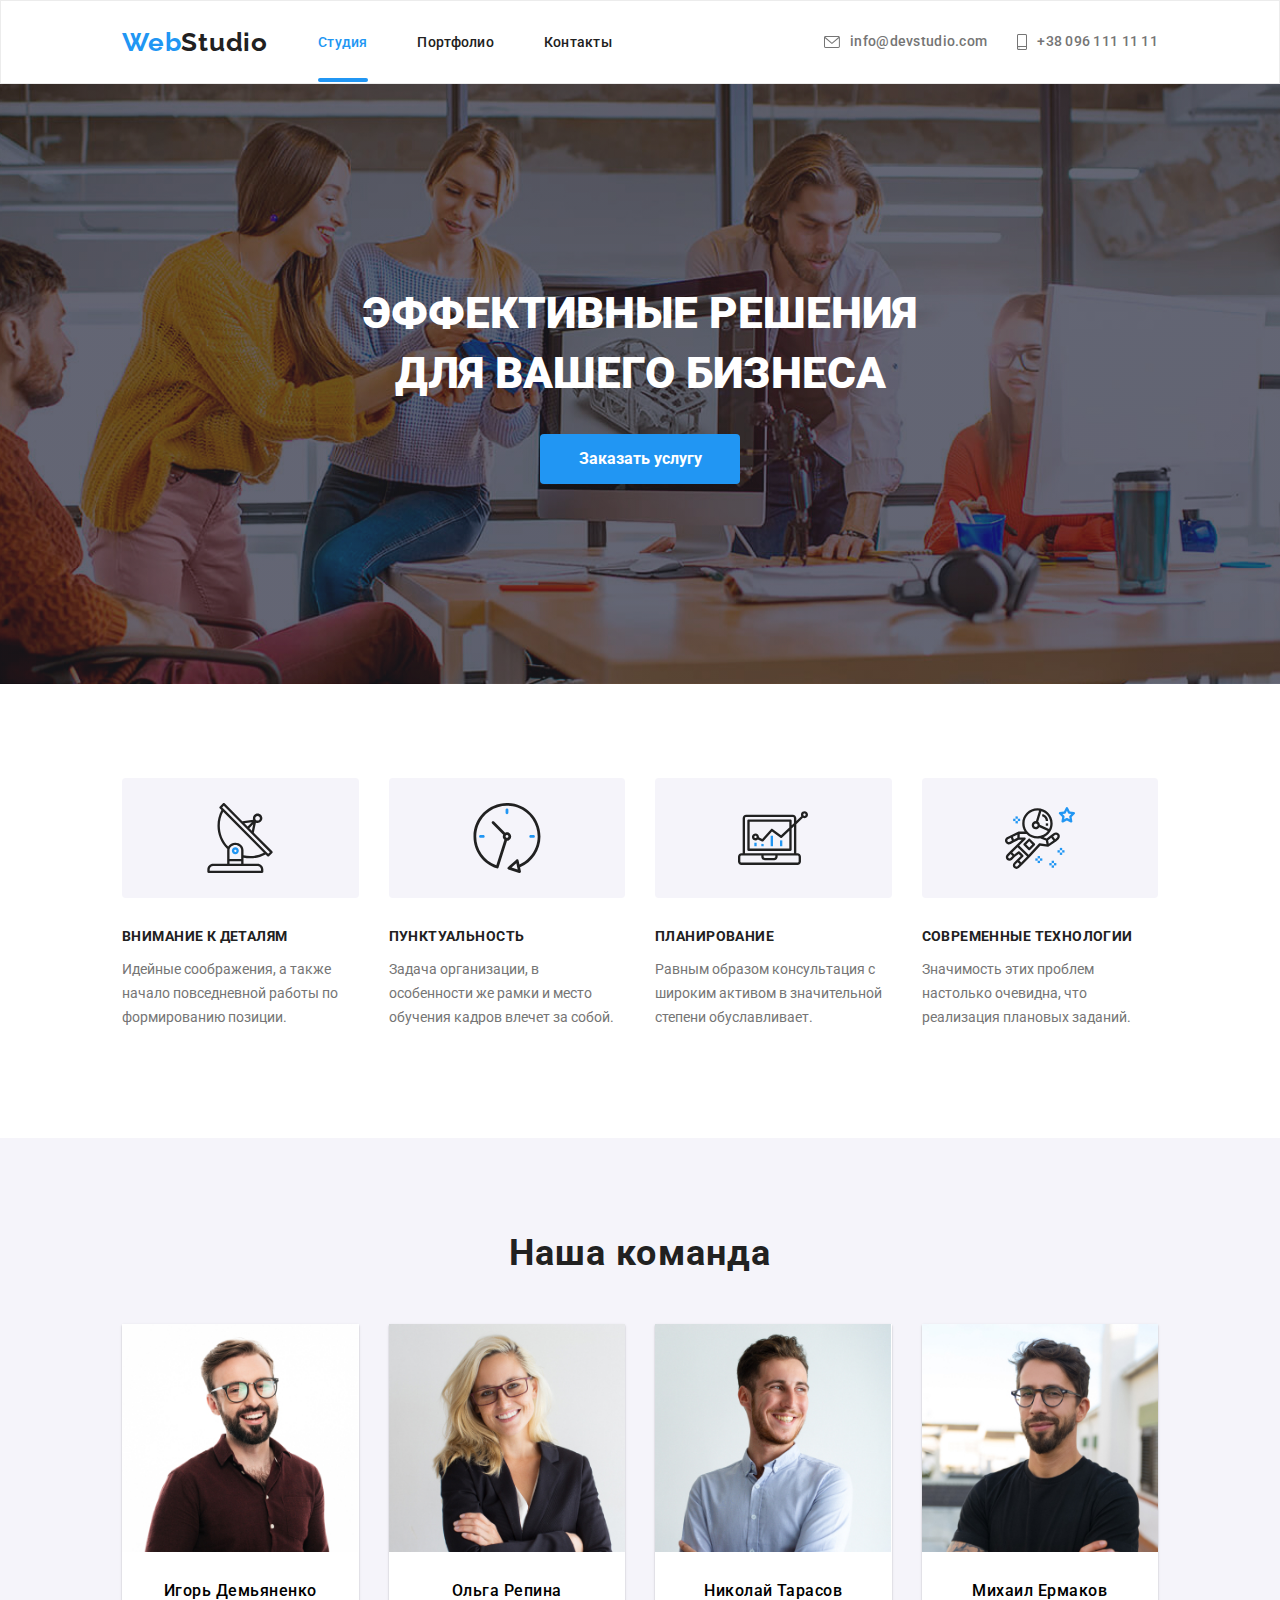
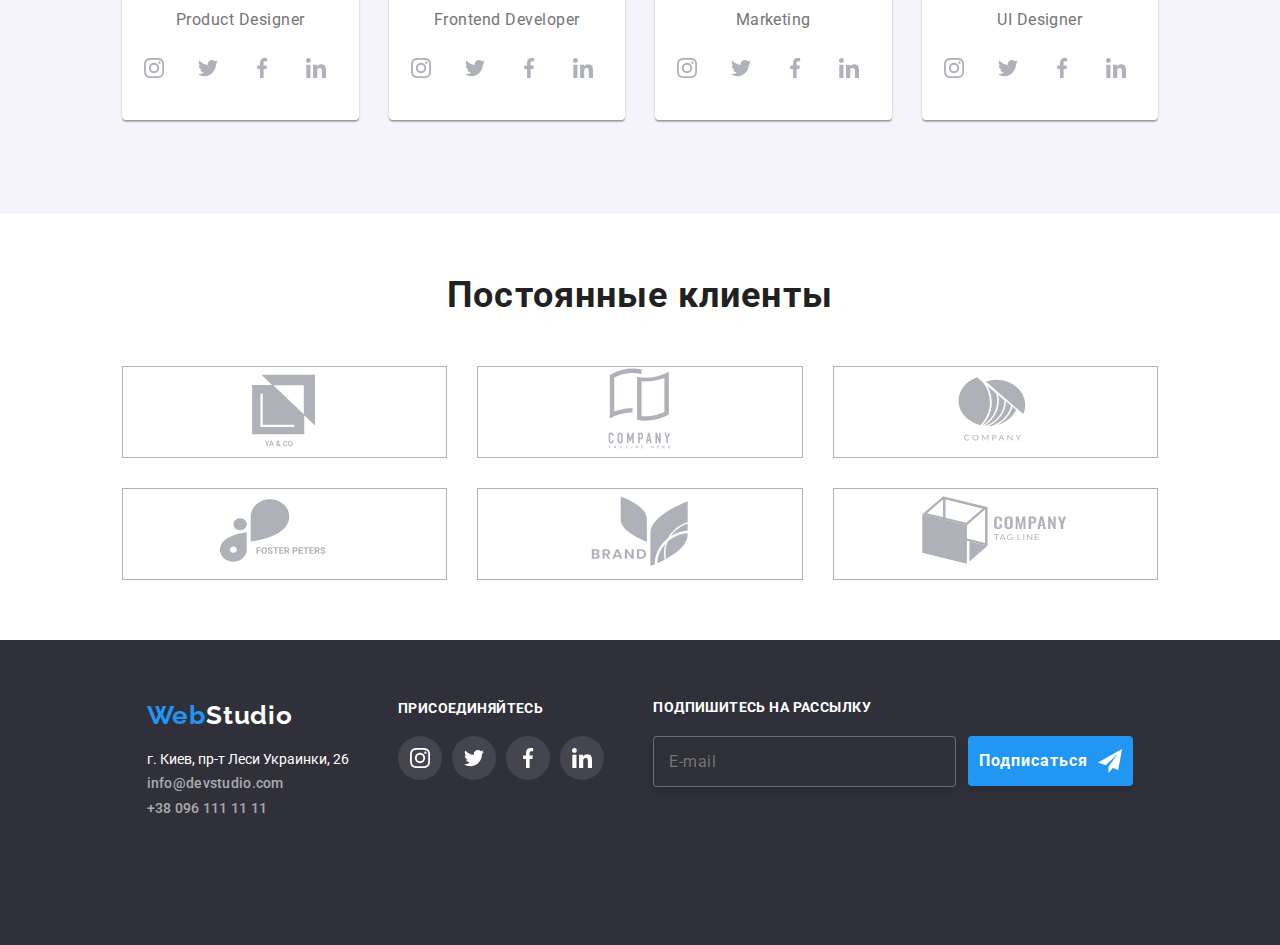
<file: index.html>
<!DOCTYPE html>
<html lang="ru">
  <head>
    <meta charset="UTF-8" />
    <meta http-equiv="X-UA-Compatible" content="IE=edge" />
    <meta name="viewport" content="width=device-width, initial-scale=1.0" />
    <title>Studio</title>

    <link
      rel="stylesheet"
      href="https://cdnjs.cloudflare.com/ajax/libs/modern-normalize/1.1.0/modern-normalize.min.css"
    />

    <link rel="preconnect" href="https://fonts.gstatic.com" />
    <link
      href="https://fonts.googleapis.com/css2?family=Raleway:wght@700&family=Roboto:wght@400;500;700;900&display=swap"
      rel="stylesheet"
    />
    <link rel="stylesheet" href="./css/main.min.css" />
  </head>
  <body>
    <header class="page-header">
      <div class="container page-header__container">
        <a lang="en" href="./index.html" class="link logo">
          <span class="logo__text-blue">Web</span>Studio</a
        >
        <nav class="nav">
          <ul class="nav-links">
            <li>
              <a href="./index.html" class="link link--active">Студия</a>
            </li>
            <li><a href="./portfolio.html" class="link">Портфолио</a></li>
            <li><a href="#" class="link">Контакты</a></li>
          </ul>
          <ul class="contacts-links">
            <li class="contacts-links__item--mail">
              <a href="mailto:info@devstudio.com" class="link contacts-links__link">
                <svg class="icon-envelope" width="16" height="12">
                  <use class="contacts-links__icon" href="./images/icons.svg#icon-envelope"></use>
                </svg>
                info@devstudio.com
              </a>
            </li>
            <li class="contacts-links__item--tel">
              <a href="tel:+380961111111" class="link contacts-links__link">
                <svg class="icon-smartphone" width="10" height="16">
                  <use class="contacts-links__icon" href="./images/icons.svg#icon-smartphone"></use>
                </svg>
                +38 096 111 11 11
              </a>
            </li>
          </ul>
        </nav>
        <button type="button" class="menu-toggle menu-open">
          <svg class="menu-mobile-icon" width="40" height="40">
            <use href="./images/menu-icons.svg#icon-menu_40px"></use>
          </svg>
        </button>
      </div>
      <!-- Мобильное меню -->

      <div class="mobile-nav is-hidden">
        <div class="container">
          <button type="button" class="menu-toggle menu-close">
            <svg class="menu-mobile-icon" width="40" height="40">
              <use href="./images/menu-icons.svg#icon-close_40px"></use>
            </svg>
          </button>
          <ul class="mob-menu list">
            <li class="mob-menu__item">
              <a href="./index.html" class="mob-menu__link link">Студия</a>
            </li>
            <li class="mob-menu__item">
              <a href="./portfolio.html" class="mob-menu__link link">Портфолио</a>
            </li>
            <li class="mob-menu__item">
              <a href="#" class="mob-menu__link link">Контакты</a>
            </li>
          </ul>
          <div class="mobile-nav__bottom">
            <ul class="mob-contacts list">
              <li class="mob-contacts__item">
                <a href="#" class="mob-contacts-tel__link link">+38 096 111 11 11</a>
              </li>
              <li class="mob-contacts__item">
                <a href="#" class="mob-contacts-mail__link link">info@devstudio.com</a>
              </li>
            </ul>
            <ul class="mob-media list">
              <li class="mob-media__item">
                <a href="#" class="mob-media__link link">Instagram</a>
              </li>
              <li class="mob-media__item">
                <a href="#" class="mob-media__link link">Twitter</a>
              </li>
              <li class="mob-media__item">
                <a href="#" class="mob-media__link link">Facebook</a>
              </li>
              <li class="mob-media__item">
                <a href="#" class="mob-media__link link">LinkedIn</a>
              </li>
            </ul>
          </div>
        </div>
      </div>
    </header>
    <main>
      <!--Hero section-->
      <section class="hero-section">
        <div class="container hero-section__container">
          <h1 class="hero-section__title">
            Эффективные решения <br />
            для вашего бизнеса
          </h1>
          <button type="button" class="hero-button" data-modal-open>Заказать услугу</button>
        </div>
      </section>

      <!--Features section-->
      <section class="features-section">
        <div class="container">
          <h2 class="section-title section-title--hidden">Преимущества</h2>
          <ul class="features-list">
            <li class="features-list__item features-list__item--antenna">
              <h3 class="features-list__title">Внимание к деталям</h3>
              <p class="features-list__text">
                Идейные соображения, а также начало повседневной работы по формированию позиции.
              </p>
            </li>
            <li class="features-list__item features-list__item--clock">
              <h3 class="features-list__title">Пунктуальность</h3>
              <p class="features-list__text">
                Задача организации, в особенности же рамки и место обучения кадров влечет за собой.
              </p>
            </li>
            <li class="features-list__item features-list__item--diagram">
              <h3 class="features-list__title">Планирование</h3>
              <p class="features-list__text">
                Равным образом консультация с широким активом в значительной степени обуславливает.
              </p>
            </li>
            <li class="features-list__item features-list__item--astronaut">
              <h3 class="features-list__title">Современные технологии</h3>
              <p class="features-list__text">
                Значимость этих проблем настолько очевидна, что реализация плановых заданий.
              </p>
            </li>
          </ul>
        </div>
      </section>
      <!--Activities section-->
      <section class="activities-section">
        <div class="container activities-section__container">
          <h2 class="section-title activities__section-title">Чем мы занимаемся</h2>
          <ul class="activities-list">
            <li class="activities-list__item">
              <div class="wrapper-box">
                <img src="./images/box1.jpg" alt="компьютер" width="370" />
                <div class="overlay-box">
                  <p class="overlay-box__text">Десктопные приложения</p>
                </div>
              </div>
            </li>
            <li class="activities-list__item">
              <div class="wrapper-box">
                <img src="./images/box2.jpg" alt="смартфон" width="370" />
                <div class="overlay-box">
                  <p class="overlay-box__text">Мобильные приложения</p>
                </div>
              </div>
            </li>
            <li class="activities-list__item">
              <div class="wrapper-box">
                <img src="./images/box3.jpg" alt="планшет" width="370" />
                <div class="overlay-box">
                  <p class="overlay-box__text">Дизайнерские решения</p>
                </div>
              </div>
            </li>
          </ul>
        </div>
      </section>
      <!--Our team section-->
      <section class="team-section">
        <div class="container">
          <h2 class="section-title">Наша команда</h2>
          <ul class="team-list">
            <li class="team-card">
              <picture>
                <source
                  srcset="./images/team1-pc.jpg 1x, ./images/team1-pc-2x.jpg 2x"
                  media="(min-width: 1200px)"
                />
                <source
                  srcset="./images/team1-tablet.jpg 1x, ./images/team1-tablet-2x.jpg 2x"
                  media="(min-width: 768px)"
                />
                <source
                  srcset="./images/team1.jpg 1x, ./images/team1-2x.jpg 2x"
                  media="(min-width: 480px)"
                />
                <img src="./images/pic1.jpg" alt="Игорь Демьяненко" />
              </picture>
              <div class="name-box">
                <h3 class="team-card__title">Игорь Демьяненко</h3>
                <p lang="en" class="team-card__text">Product Designer</p>
              </div>
              <ul class="social-media">
                <li class="social-media__item">
                  <a href="#" class="social-media__link">
                    <svg class="social-media__icon" width="20" height="20">
                      <use href="./images/icons.svg#icon-instagram"></use>
                    </svg>
                  </a>
                </li>
                <li class="social-media__item">
                  <a href="#" class="social-media__link">
                    <svg class="social-media__icon" width="20" height="20">
                      <use href="./images/icons.svg#icon-twitter"></use>
                    </svg>
                  </a>
                </li>
                <li class="social-media__item">
                  <a href="#" class="social-media__link">
                    <svg class="social-media__icon" width="20" height="20">
                      <use href="./images/icons.svg#icon-facebook"></use>
                    </svg>
                  </a>
                </li>
                <li class="social-media__item">
                  <a href="#" class="social-media__link">
                    <svg class="social-media__icon" width="20" height="20">
                      <use href="./images/icons.svg#icon-linkedin"></use>
                    </svg>
                  </a>
                </li>
              </ul>
            </li>
            <li class="team-card">
              <picture>
                <source
                  srcset="./images/team2-pc.jpg 1x, ./images/team2-pc-2x.jpg 2x"
                  media="(min-width: 1200px)"
                />
                <source
                  srcset="./images/team2-tablet.jpg 1x, ./images/team2-tablet-2x.jpg 2x"
                  media="(min-width: 768px)"
                />
                <source
                  srcset="./images/team2.jpg 1x, ./images/team2-2x.jpg 2x"
                  media="(min-width: 480px)"
                />
                <img src="./images/pic2.jpg" alt="Ольга Репина" />
              </picture>
              <div class="name-box">
                <h3 class="team-card__title">Ольга Репина</h3>
                <p lang="en" class="team-card__text">Frontend Developer</p>
              </div>
              <ul class="social-media">
                <li class="social-media__item">
                  <a href="#" class="social-media__link">
                    <svg class="social-media__icon" width="20" height="20">
                      <use href="./images/icons.svg#icon-instagram"></use>
                    </svg>
                  </a>
                </li>
                <li class="social-media__item">
                  <a href="#" class="social-media__link">
                    <svg class="social-media__icon" width="20" height="20">
                      <use href="./images/icons.svg#icon-twitter"></use>
                    </svg>
                  </a>
                </li>
                <li class="social-media__item">
                  <a href="#" class="social-media__link">
                    <svg class="social-media__icon" width="20" height="20">
                      <use href="./images/icons.svg#icon-facebook"></use>
                    </svg>
                  </a>
                </li>
                <li class="social-media__item">
                  <a href="#" class="social-media__link">
                    <svg class="social-media__icon" width="20" height="20">
                      <use href="./images/icons.svg#icon-linkedin"></use>
                    </svg>
                  </a>
                </li>
              </ul>
            </li>
            <li class="team-card">
              <picture>
                <source
                  srcset="./images/team3-pc.jpg 1x, ./images/team3-pc-2x.jpg 2x"
                  media="(min-width: 1200px)"
                />
                <source
                  srcset="./images/team3-tablet.jpg 1x, ./images/team3-tablet-2x.jpg 2x"
                  media="(min-width: 768px)"
                />
                <source
                  srcset="./images/team3.jpg 1x, ./images/team3-2x.jpg 2x"
                  media="(min-width: 480px)"
                />
                <img src="./images/pic3.jpg" alt="Николай Тарасов" />
              </picture>

              <div class="name-box">
                <h3 class="team-card__title">Николай Тарасов</h3>
                <p lang="en" class="team-card__text">Marketing</p>
              </div>
              <ul class="social-media">
                <li class="social-media__item">
                  <a href="#" class="social-media__link">
                    <svg class="social-media__icon" width="20" height="20">
                      <use href="./images/icons.svg#icon-instagram"></use>
                    </svg>
                  </a>
                </li>
                <li class="social-media__item">
                  <a href="#" class="social-media__link">
                    <svg class="social-media__icon" width="20" height="20">
                      <use href="./images/icons.svg#icon-twitter"></use>
                    </svg>
                  </a>
                </li>
                <li class="social-media__item">
                  <a href="#" class="social-media__link">
                    <svg class="social-media__icon" width="20" height="20">
                      <use href="./images/icons.svg#icon-facebook"></use>
                    </svg>
                  </a>
                </li>
                <li class="social-media__item">
                  <a href="#" class="social-media__link">
                    <svg class="social-media__icon" width="20" height="20">
                      <use href="./images/icons.svg#icon-linkedin"></use>
                    </svg>
                  </a>
                </li>
              </ul>
            </li>
            <li class="team-card">
              <picture>
                <source
                  srcset="./images/team4-pc.jpg 1x, ./images/team4-pc-2x.jpg 2x"
                  media="(min-width: 1200px)"
                />
                <source
                  srcset="./images/team4-tablet.jpg 1x, ./images/team4-tablet-2x.jpg 2x"
                  media="(min-width: 768px)"
                />
                <source
                  srcset="./images/team4.jpg 1x, ./images/team4-2x.jpg 2x"
                  media="(min-width: 480px)"
                />
                <img src="./images/pic4.jpg" alt="Михаил Ермаков" />
              </picture>

              <div class="name-box">
                <h3 class="team-card__title">Михаил Ермаков</h3>
                <p lang="en" class="team-card__text">UI Designer</p>
              </div>
              <ul class="social-media">
                <li class="social-media__item">
                  <a href="#" class="social-media__link">
                    <svg class="social-media__icon" width="20" height="20">
                      <use href="./images/icons.svg#icon-instagram"></use>
                    </svg>
                  </a>
                </li>
                <li class="social-media__item">
                  <a href="#" class="social-media__link">
                    <svg class="social-media__icon" width="20" height="20">
                      <use href="./images/icons.svg#icon-twitter"></use>
                    </svg>
                  </a>
                </li>
                <li class="social-media__item">
                  <a href="#" class="social-media__link">
                    <svg class="social-media__icon" width="20" height="20">
                      <use href="./images/icons.svg#icon-facebook"></use>
                    </svg>
                  </a>
                </li>
                <li class="social-media__item">
                  <a href="#" class="social-media__link">
                    <svg class="social-media__icon" width="20" height="20">
                      <use href="./images/icons.svg#icon-linkedin"></use>
                    </svg>
                  </a>
                </li>
              </ul>
            </li>
          </ul>
        </div>
      </section>
      <!-- Clients -->
      <section class="clients-section">
        <div class="container">
          <h2 class="section-title">Постоянные клиенты</h2>
          <ul class="clients-list">
            <li class="clients-list__item">
              <a href="#" class="clients-list__link">
                <svg class="clients-list__icon" width="170" height="92">
                  <use href="./images/icons.svg#icon-client1"></use>
                </svg>
              </a>
            </li>
            <li class="clients-list__item">
              <a href="#" class="clients-list__link">
                <svg class="clients-list__icon" width="170" height="92">
                  <use href="./images/icons.svg#icon-client2"></use>
                </svg>
              </a>
            </li>
            <li class="clients-list__item">
              <a href="#" class="clients-list__link">
                <svg class="clients-list__icon" width="170" height="92">
                  <use href="./images/icons.svg#icon-client3"></use>
                </svg>
              </a>
            </li>
            <li class="clients-list__item">
              <a href="#" class="clients-list__link">
                <svg class="clients-list__icon" width="170" height="92">
                  <use href="./images/icons.svg#icon-client4"></use>
                </svg>
              </a>
            </li>
            <li class="clients-list__item">
              <a href="#" class="clients-list__link">
                <svg class="clients-list__icon" width="170" height="92">
                  <use href="./images/icons.svg#icon-client5"></use>
                </svg>
              </a>
            </li>
            <li class="clients-list__item">
              <a href="#" class="clients-list__link">
                <svg class="clients-list__icon" width="170" height="92">
                  <use href="./images/icons.svg#icon-client6"></use>
                </svg>
              </a>
            </li>
          </ul>
        </div>
      </section>
    </main>
    <footer class="page-footer">
      <div class="container page-footer__container">
        <div class="logo-adress">
          <a lang="en" href="./index.html" class="link logo">
            <span class="logo__text-blue">Web</span><span class="logo__text-white">Studio</span></a
          >

          <ul class="adress__list">
            <li class="adress__item">
              <p>г. Киев, пр-т Леси Украинки, 26</p>
            </li>
            <li class="adress__item">
              <a href="mailto:info@devstudio.com" class="link adress__link">info@devstudio.com</a>
            </li>
            <li class="adress__item">
              <a href="tel:+380961111111" class="link adress__link">+38 096 111 11 11</a>
            </li>
          </ul>
        </div>
        <div class="join">
          <p class="join__text">Присоединяйтесь</p>
          <ul class="social-media join__social-media">
            <li class="social-media__item social-media__item--grey">
              <a href="#" class="social-media__link">
                <svg class="social-media__icon social-media__icon--white" width="20" height="20">
                  <use href="./images/icons.svg#icon-instagram"></use>
                </svg>
              </a>
            </li>
            <li class="social-media__item social-media__item--grey">
              <a href="#" class="social-media__link">
                <svg class="social-media__icon social-media__icon--white" width="20" height="20">
                  <use href="./images/icons.svg#icon-twitter"></use>
                </svg>
              </a>
            </li>
            <li class="social-media__item social-media__item--grey">
              <a href="#" class="social-media__link">
                <svg class="social-media__icon social-media__icon--white" width="20" height="20">
                  <use href="./images/icons.svg#icon-facebook"></use>
                </svg>
              </a>
            </li>
            <li class="social-media__item social-media__item--grey">
              <a href="#" class="social-media__link">
                <svg class="social-media__icon social-media__icon--white" width="20" height="20">
                  <use href="./images/icons.svg#icon-linkedin"></use>
                </svg>
              </a>
            </li>
          </ul>
        </div>
        <div class="subscribe">
          <label for="email" class="subscribe-label">подпишитесь на рассылку</label>
          <div class="subscribe-form">
            <input
              class="subscribe-form__input"
              type="email"
              name="email"
              id="email"
              placeholder="E-mail"
              required
            />
            <button type="submit" class="subscribe-button">
              Подписаться
              <svg class="subscribe-button__icon" width="24" height="24">
                <use href="./images/modal-icons.svg#icon-icon-send"></use>
              </svg>
            </button>
          </div>
        </div>
      </div>
    </footer>

    <script src="./js/menu.js"></script>

    <!--Бекдроп и модальное окно-->
    <div class="backdrop backdrop--hidden" data-modal>
      <div class="modal">
        <button class="close-button" data-modal-close>&#10006;</button>
        <form action="#" class="form">
          <p class="form-title">Оставьте свои данные, мы вам перезвоним</p>
          <div class="form-row">
            <label for="name" class="form-label">Имя</label>
            <input type="text" name="name" id="name" class="form-input" required />
            <svg class="form-icon" width="18" height="18">
              <use href="./images/modal-icons.svg#icon-modal-name"></use>
            </svg>
          </div>

          <div class="form-row">
            <label for="phone" class="form-label">Телефон</label>
            <input type="tel" name="phone" id="phone" class="form-input" />
            <svg class="form-icon" width="18" height="18">
              <use href="./images/modal-icons.svg#icon-modal-phone"></use>
            </svg>
          </div>
          <div class="form-row">
            <label for="email-modal" class="form-label">Почта</label>
            <input type="email" name="email" id="email-modal" class="form-input" required />
            <svg class="form-icon" width="18" height="18">
              <use href="./images/modal-icons.svg#icon-modal-email"></use>
            </svg>
          </div>
          <div class="form-row form-row__comment">
            <label for="comment" class="form-label">Комментарий</label>
            <textarea
              name="comment"
              id="comment"
              placeholder="Введите текст"
              class="form-textarea"
            ></textarea>
          </div>
          <div class="agreement-row">
            <label class="agreement-row__label">
              <input class="checkbox-input" type="checkbox" name="agreement-conditions" required />

              <span class="agreement-row__icon-box"></span>
              Соглашаюсь с рассылкой и принимаю
              <a href="#" class="agreement-row__label--blue">Условия договора</a>
            </label>
          </div>
          <button type="submit" class="form-button">Отправить</button>
        </form>
      </div>
    </div>
    <script src="./js/modal.js"></script>
  </body>
</html>
</file>
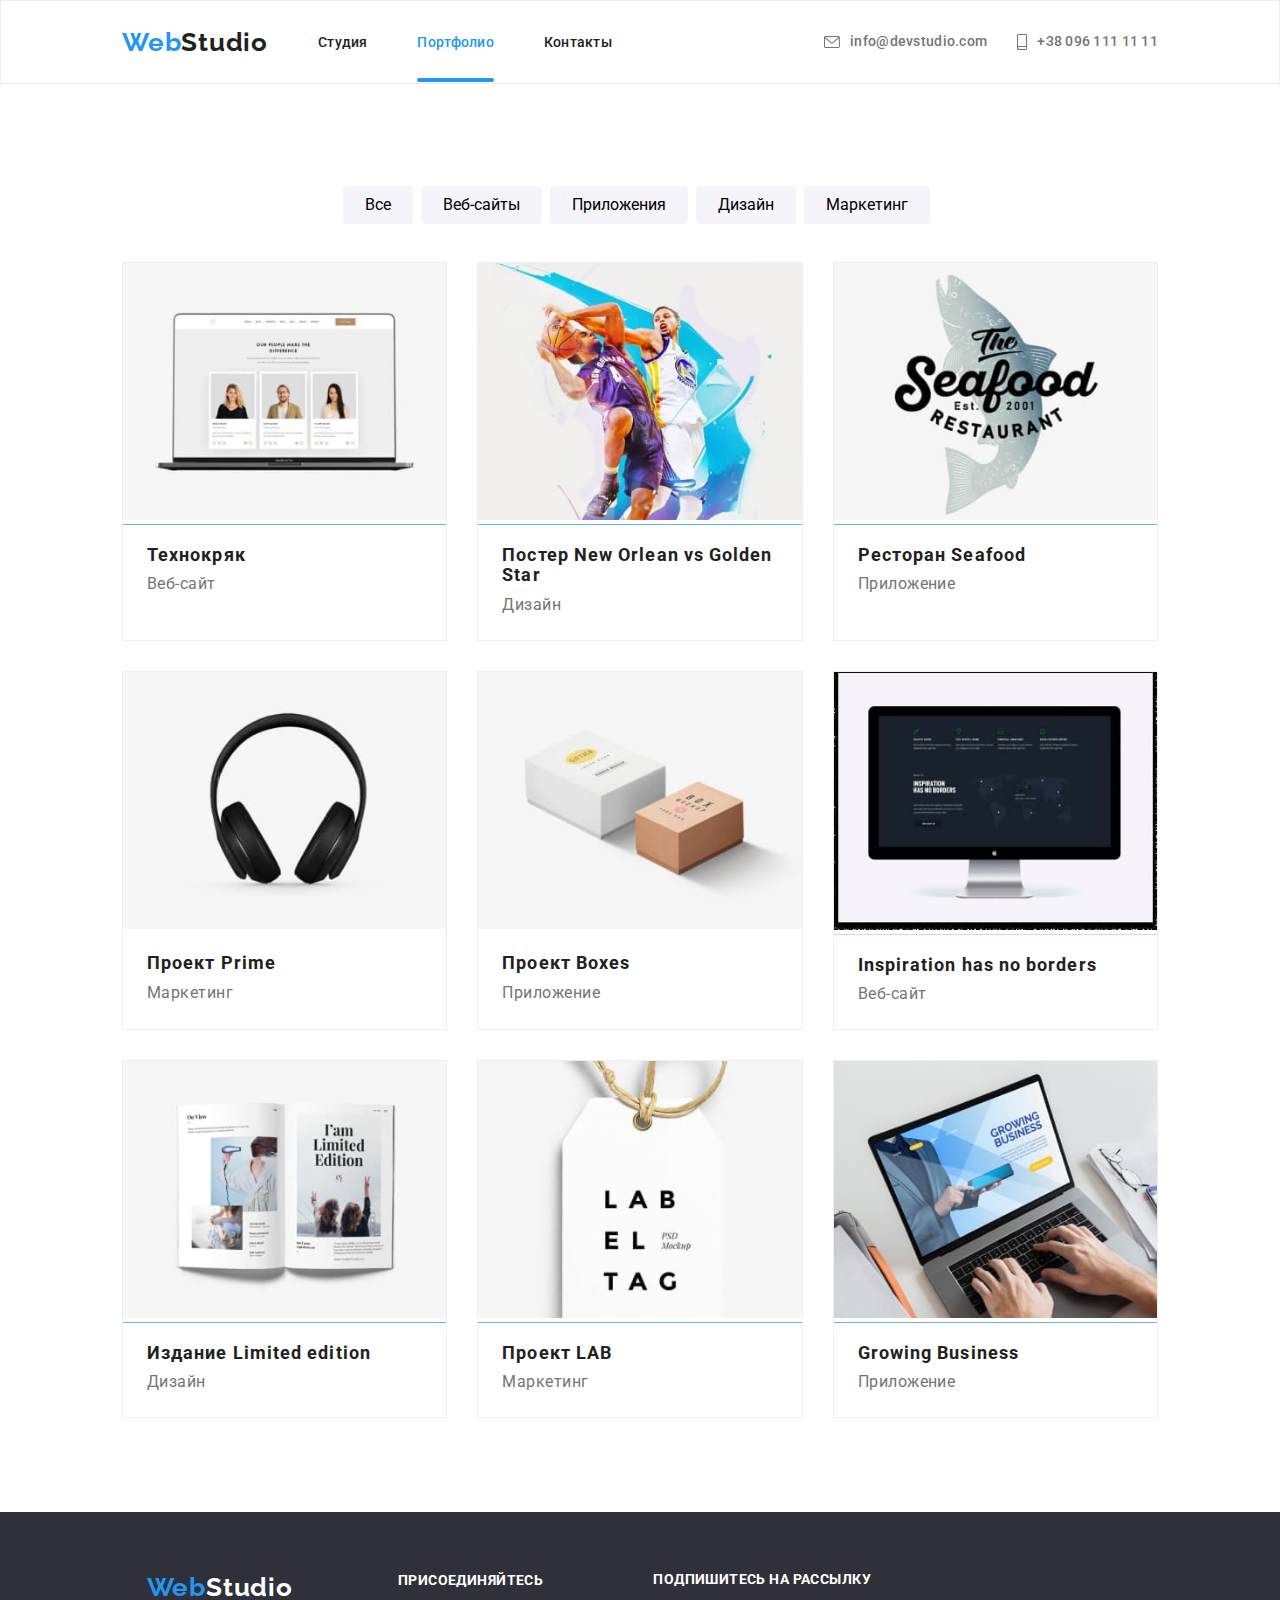
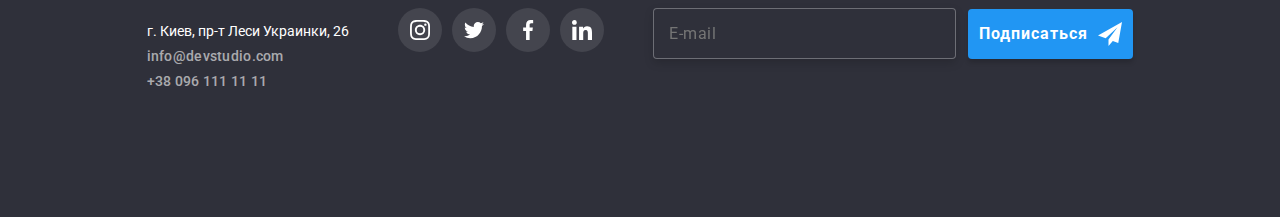
<file: portfolio.html>
<!DOCTYPE html>
<html lang="ru">
  <head>
    <meta charset="UTF-8" />
    <meta http-equiv="X-UA-Compatible" content="IE=edge" />
    <meta name="viewport" content="width=device-width, initial-scale=1.0" />
    <title>Portfolio</title>
    <!-- Сначала нормализатор -->
    <link
      rel="stylesheet"
      href="https://cdnjs.cloudflare.com/ajax/libs/modern-normalize/1.1.0/modern-normalize.min.css"
    />
    <link rel="preconnect" href="https://fonts.gstatic.com" />
    <link
      href="https://fonts.googleapis.com/css2?family=Raleway:wght@700&family=Roboto:wght@400;500;700;900&display=swap"
      rel="stylesheet"
    />
    <link rel="stylesheet" href="./css/main.min.css" />
  </head>
  <body>
    <header class="page-header">
      <div class="container page-header__container">
        <a lang="en" href="./index.html" class="link logo">
          <span class="logo__text-blue">Web</span>Studio</a
        >
        <nav class="nav">
          <ul class="nav-links">
            <li>
              <a href="./index.html" class="link">Студия</a>
            </li>
            <li><a href="./portfolio.html" class="link link--active">Портфолио</a></li>
            <li><a href="#" class="link">Контакты</a></li>
          </ul>
          <ul class="contacts-links">
            <li class="contacts-links__item--mail">
              <a href="mailto:info@devstudio.com" class="link contacts-links__link">
                <svg class="icon-envelope" width="16" height="12">
                  <use class="contacts-links__icon" href="./images/icons.svg#icon-envelope"></use>
                </svg>
                info@devstudio.com
              </a>
            </li>
            <li class="contacts-links__item--tel">
              <a href="tel:+380961111111" class="link contacts-links__link">
                <svg class="icon-smartphone" width="10" height="16">
                  <use class="contacts-links__icon" href="./images/icons.svg#icon-smartphone"></use>
                </svg>
                +38 096 111 11 11
              </a>
            </li>
          </ul>
        </nav>
        <button type="button" class="menu-toggle menu-open">
          <svg class="menu-mobile-icon" width="40" height="40">
            <use href="./images/menu-icons.svg#icon-menu_40px"></use>
          </svg>
        </button>
      </div>
      <!-- Мобильное меню -->

      <div class="mobile-nav is-hidden">
        <div class="container">
          <button type="button" class="menu-toggle menu-close">
            <svg class="menu-mobile-icon" width="40" height="40">
              <use href="./images/menu-icons.svg#icon-close_40px"></use>
            </svg>
          </button>
          <ul class="mob-menu list">
            <li class="mob-menu__item">
              <a href="./index.html" class="mob-menu__link link">Студия</a>
            </li>
            <li class="mob-menu__item">
              <a href="./portfolio.html" class="mob-menu__link link">Портфолио</a>
            </li>
            <li class="mob-menu__item">
              <a href="#" class="mob-menu__link link">Контакты</a>
            </li>
          </ul>
          <div class="mobile-nav__bottom">
            <ul class="mob-contacts list">
              <li class="mob-contacts__item">
                <a href="#" class="mob-contacts-tel__link link">+38 096 111 11 11</a>
              </li>
              <li class="mob-contacts__item">
                <a href="#" class="mob-contacts-mail__link link">info@devstudio.com</a>
              </li>
            </ul>
            <ul class="mob-media list">
              <li class="mob-media__item">
                <a href="#" class="mob-media__link link">Instagram</a>
              </li>
              <li class="mob-media__item">
                <a href="#" class="mob-media__link link">Twitter</a>
              </li>
              <li class="mob-media__item">
                <a href="#" class="mob-media__link link">Facebook</a>
              </li>
              <li class="mob-media__item">
                <a href="#" class="mob-media__link link">LinkedIn</a>
              </li>
            </ul>
          </div>
        </div>
      </div>
    </header>
    <main class="main-section">
      <!--Filters section-->
      <div class="container">
        <h1 class="section__title section-title--hidden">Фильтры</h1>
        <nav class="buttons-box">
          <ul class="filter-buttons">
            <li><button type="button" class="filter-buttons__button">Все</button></li>
            <li><button type="button" class="filter-buttons__button">Веб-сайты</button></li>
            <li><button type="button" class="filter-buttons__button">Приложения</button></li>
          </ul>
          <ul class="filter-buttons">
            <li><button type="button" class="filter-buttons__button">Дизайн</button></li>
            <li><button type="button" class="filter-buttons__button">Маркетинг</button></li>
          </ul>
        </nav>
        <!--Projects section-->
        <section class="projects">
          <ul class="projects-list">
            <li class="projects-list__item">
              <a href="#" class="projects-list__link">
                <div class="wrapper-img">
                  <img src="./images/img2.1.jpg" alt="вебсайт" width="370" height="294" />
                  <div class="overlay">
                    <p class="overlay-text">
                      Технокряк это современная площадка распространения коронавируса. Компании
                      используют эту платформу для цифрового шпионажа и атак на защищённые сервера
                      конкурентов.
                    </p>
                  </div>
                </div>
                <div class="projects-list__label">
                  <h2 class="projects-list__title">Технокряк</h2>
                  <p class="projects-list__text">Веб-сайт</p>
                </div>
              </a>
            </li>
            <li class="projects-list__item">
              <a href="#" class="projects-list__link">
                <div class="wrapper-img">
                  <img src="./images/img2.2.jpg" alt="вебсайт" width="370" height="294" />
                  <div class="overlay">
                    <p class="overlay-text">
                      Технокряк это современная площадка распространения коронавируса. Компании
                      используют эту платформу для цифрового шпионажа и атак на защищённые сервера
                      конкурентов.
                    </p>
                  </div>
                </div>
                <div class="projects-list__label">
                  <h2 class="projects-list__title">Постер New Orlean vs Golden Star</h2>
                  <p class="projects-list__text">Дизайн</p>
                </div>
              </a>
            </li>
            <li class="projects-list__item">
              <a href="#" class="projects-list__link">
                <div class="wrapper-img">
                  <img src="./images/img2.3.jpg" alt="вебсайт" width="370" height="294" />
                  <div class="overlay">
                    <p class="overlay-text">
                      Технокряк это современная площадка распространения коронавируса. Компании
                      используют эту платформу для цифрового шпионажа и атак на защищённые сервера
                      конкурентов.
                    </p>
                  </div>
                </div>
                <div class="projects-list__label">
                  <h2 class="projects-list__title">Ресторан Seafood</h2>
                  <p class="projects-list__text">Приложение</p>
                </div>
              </a>
            </li>
            <li class="projects-list__item">
              <a href="#" class="projects-list__link">
                <div class="wrapper-img">
                  <img src="./images/img2.4.jpg" alt="вебсайт" width="370" height="294" />
                  <div class="overlay">
                    <p class="overlay-text">
                      Технокряк это современная площадка распространения коронавируса. Компании
                      используют эту платформу для цифрового шпионажа и атак на защищённые сервера
                      конкурентов.
                    </p>
                  </div>
                </div>
                <div class="projects-list__label">
                  <h2 class="projects-list__title">Проект Prime</h2>
                  <p class="projects-list__text">Маркетинг</p>
                </div>
              </a>
            </li>
            <li class="projects-list__item">
              <a href="#" class="projects-list__link">
                <div class="wrapper-img">
                  <img src="./images/img2.5.jpg" alt="вебсайт" width="370" height="294" />
                  <div class="overlay">
                    <p class="overlay-text">
                      Технокряк это современная площадка распространения коронавируса. Компании
                      используют эту платформу для цифрового шпионажа и атак на защищённые сервера
                      конкурентов.
                    </p>
                  </div>
                </div>
                <div class="projects-list__label">
                  <h2 class="projects-list__title">Проект Boxes</h2>
                  <p class="projects-list__text">Приложение</p>
                </div>
              </a>
            </li>
            <li class="projects-list__item">
              <a href="#" class="projects-list__link">
                <div class="wrapper-img">
                  <img src="./images/img2.6.jpg" alt="вебсайт" width="370" height="294" />
                  <div class="overlay">
                    <p class="overlay-text">
                      Технокряк это современная площадка распространения коронавируса. Компании
                      используют эту платформу для цифрового шпионажа и атак на защищённые сервера
                      конкурентов.
                    </p>
                  </div>
                </div>
                <div class="projects-list__label">
                  <h2 class="projects-list__title">Inspiration has no borders</h2>
                  <p class="projects-list__text">Веб-сайт</p>
                </div>
              </a>
            </li>
            <li class="projects-list__item">
              <a href="#" class="projects-list__link">
                <div class="wrapper-img">
                  <img src="./images/img2.7.jpg" alt="вебсайт" width="370" height="294" />
                  <div class="overlay">
                    <p class="overlay-text">
                      Технокряк это современная площадка распространения коронавируса. Компании
                      используют эту платформу для цифрового шпионажа и атак на защищённые сервера
                      конкурентов.
                    </p>
                  </div>
                </div>
                <div class="projects-list__label">
                  <h2 class="projects-list__title">Издание Limited edition</h2>
                  <p class="projects-list__text">Дизайн</p>
                </div>
              </a>
            </li>
            <li class="projects-list__item">
              <a href="#" class="projects-list__link">
                <div class="wrapper-img">
                  <img src="./images/img2.8.jpg" alt="вебсайт" width="370" height="294" />
                  <div class="overlay">
                    <p class="overlay-text">
                      Технокряк это современная площадка распространения коронавируса. Компании
                      используют эту платформу для цифрового шпионажа и атак на защищённые сервера
                      конкурентов.
                    </p>
                  </div>
                </div>
                <div class="projects-list__label">
                  <h2 class="projects-list__title">Проект LAB</h2>
                  <p class="projects-list__text">Маркетинг</p>
                </div>
              </a>
            </li>
            <li class="projects-list__item">
              <a href="#" class="projects-list__link">
                <div class="wrapper-img">
                  <img src="./images/img2.9.jpg" alt="вебсайт" width="370" height="294" />
                  <div class="overlay">
                    <p class="overlay-text">
                      Технокряк это современная площадка распространения коронавируса. Компании
                      используют эту платформу для цифрового шпионажа и атак на защищённые сервера
                      конкурентов.
                    </p>
                  </div>
                </div>
                <div class="projects-list__label">
                  <h2 class="projects-list__title">Growing Business</h2>
                  <p class="projects-list__text">Приложение</p>
                </div>
              </a>
            </li>
          </ul>
        </section>
      </div>
    </main>
    <footer class="page-footer">
      <div class="container page-footer__container">
        <div class="logo-adress">
          <a lang="en" href="./index.html" class="link logo">
            <span class="logo__text-blue">Web</span><span class="logo__text-white">Studio</span></a
          >

          <ul class="adress__list">
            <li class="adress__item">
              <p>г. Киев, пр-т Леси Украинки, 26</p>
            </li>
            <li class="adress__item">
              <a href="mailto:info@devstudio.com" class="link adress__link">info@devstudio.com</a>
            </li>
            <li class="adress__item">
              <a href="tel:+380961111111" class="link adress__link">+38 096 111 11 11</a>
            </li>
          </ul>
        </div>
        <div class="join">
          <p class="join__text">Присоединяйтесь</p>
          <ul class="social-media join__social-media">
            <li class="social-media__item social-media__item--grey">
              <a href="#" class="social-media__link">
                <svg class="social-media__icon social-media__icon--white" width="20" height="20">
                  <use href="./images/icons.svg#icon-instagram"></use>
                </svg>
              </a>
            </li>
            <li class="social-media__item social-media__item--grey">
              <a href="#" class="social-media__link">
                <svg class="social-media__icon social-media__icon--white" width="20" height="20">
                  <use href="./images/icons.svg#icon-twitter"></use>
                </svg>
              </a>
            </li>
            <li class="social-media__item social-media__item--grey">
              <a href="#" class="social-media__link">
                <svg class="social-media__icon social-media__icon--white" width="20" height="20">
                  <use href="./images/icons.svg#icon-facebook"></use>
                </svg>
              </a>
            </li>
            <li class="social-media__item social-media__item--grey">
              <a href="#" class="social-media__link">
                <svg class="social-media__icon social-media__icon--white" width="20" height="20">
                  <use href="./images/icons.svg#icon-linkedin"></use>
                </svg>
              </a>
            </li>
          </ul>
        </div>
        <div class="subscribe">
          <label for="email" class="subscribe-label">подпишитесь на рассылку</label>
          <div class="subscribe-form">
            <input
              class="subscribe-form__input"
              type="email"
              name="email"
              id="email"
              placeholder="E-mail"
              required
            />
            <button type="submit" class="subscribe-button">
              Подписаться
              <svg class="subscribe-button__icon" width="24" height="24">
                <use href="./images/modal-icons.svg#icon-icon-send"></use>
              </svg>
            </button>
          </div>
        </div>
      </div>
    </footer>
    <script src="./js/menu.js"></script>
  </body>
</html>
</file>
<file: css/main.min.css>
/*! modern-normalize v1.1.0 | MIT License | https://github.com/sindresorhus/modern-normalize */*,::before,::after{box-sizing:border-box}html{line-height:1.15;-webkit-text-size-adjust:100%;-moz-tab-size:4;tab-size:4}body{margin:0;font-family:system-ui,-apple-system,"Segoe UI",Roboto,Helvetica,Arial,sans-serif,"Apple Color Emoji","Segoe UI Emoji"}hr{height:0;color:inherit}abbr[title]{text-decoration:underline dotted}b,strong{font-weight:bolder}code,kbd,samp,pre{font-family:ui-monospace, SFMono-Regular, Consolas, 'Liberation Mono', Menlo, monospace;font-size:1em}small{font-size:80%}sub,sup{font-size:75%;line-height:0;position:relative;vertical-align:baseline}sub{bottom:-0.25em}sup{top:-0.5em}table{text-indent:0;border-color:inherit}button,input,optgroup,select,textarea{font-family:inherit;font-size:100%;line-height:1.15;margin:0}button,select{text-transform:none}button,[type='button'],[type='reset'],[type='submit']{-webkit-appearance:button}::-moz-focus-inner{border-style:none;padding:0}:-moz-focusring{outline:1px dotted ButtonText}:-moz-ui-invalid{box-shadow:none}legend{padding:0}progress{vertical-align:baseline}::-webkit-inner-spin-button,::-webkit-outer-spin-button{height:auto}[type='search']{-webkit-appearance:textfield;outline-offset:-2px}::-webkit-search-decoration{-webkit-appearance:none}::-webkit-file-upload-button{-webkit-appearance:button;font:inherit}summary{display:list-item}.social-media,.social-media__link,.social-media__item,.contacts-links__icon,.overlay-box,.subscribe-button,.backdrop,.agreement-row__label{display:flex;align-items:center;justify-content:center}.activities-list{display:flex;align-items:center;justify-content:space-between}img{display:block;max-width:100%;height:auto}ul{list-style:none;padding:0;margin:0}body .modal-open{overflow:hidden}.container{width:100%;margin-right:auto;margin-left:auto;padding-right:15px;padding-left:15px}@media screen and (max-width: 767px){.container{max-width:767px}}@media screen and (min-width: 768px){.container{max-width:768px}}@media screen and (min-width: 1200px){.container{max-width:1200px;padding-right:82px;padding-left:82px}}.link{font-family:"Roboto";font-style:normal;font-weight:500;font-size:14px;line-height:1.14em;letter-spacing:0.02em;color:#212121;cursor:pointer;text-decoration:none;transition-property:color;transition-duration:250ms;transition-timing-function:cubic-bezier(0.4, 0, 0.2, 1)}.link:hover,.link:focus{color:#2196f3}.section-title{font-family:"Roboto";font-style:normal;font-weight:700;font-size:28px;line-height:1.17em;text-align:center;letter-spacing:0.03em;color:#212121;margin-top:0;margin-bottom:30px}@media screen and (min-width: 1200px){.section-title{font-size:36px;margin-bottom:50px}}.section-title--hidden{display:none;width:1px;height:1px;opacity:0}.social-media{padding-bottom:30px}.social-media__item{width:44px;height:44px;box-shadow:none;margin-right:10px;border-radius:50%;transition-property:background-color;transition-duration:250ms;transition-timing-function:cubic-bezier(0.4, 0, 0.2, 1)}.social-media__item:not(:last-child){margin-right:10px}.social-media__item:hover,.social-media__item:focus{background-color:#2196f3;cursor:pointer}.social-media__icon{fill:#afb1b8}.social-media__item:hover+.social-media__icon{fill:#ffff}.page-header{border:1px solid #ececec}.page-header__container{display:flex;align-items:center;justify-content:space-between}.link--active{position:relative;color:#2196f3}.link--active::after{content:'';position:absolute;left:0;bottom:-32px;background-color:#2196f3;border-radius:2px;width:100%;height:4px}.nav{display:none}@media screen and (min-width: 768px){.nav{display:block;width:1455px;display:flex;align-items:center;justify-content:space-between}}.nav-links{display:flex;align-items:center;justify-content:space-between;width:294px;margin-left:50px;padding:32px 0}.contacts-links{display:flex;align-items:flex-end}@media screen and (min-width: 768px){.contacts-links{display:inline-block;flex-direction:column;text-align:start}}@media screen and (min-width: 1200px){.contacts-links{display:flex;flex-direction:row;align-items:center;justify-content:center}}.contacts-links__icon{margin-left:50px;fill:currentColor}@media screen and (min-width: 768px){.contacts-links__item--mail{margin-bottom:10px}}@media screen and (min-width: 1200px){.contacts-links__item--mail{margin-bottom:0;margin-right:30px}}.contacts-links__link{display:flex;align-items:center;color:#757575;transition-property:color;transition-duration:250ms;transition-timing-function:cubic-bezier(0.4, 0, 0.2, 1)}@media screen and (min-width: 768px){.contacts-links__link{padding:0;margin:0}}.contacts-links__link:hover{color:#2196f3}.icon-envelope,.icon-smartphone{margin-right:10px}.logo{color:#212121;font-family:"Raleway";font-weight:bold;font-style:normal;font-size:24px;line-height:1.2em;letter-spacing:0.03em}@media screen and (min-width: 1200px){.logo{font-size:26px;padding-top:24px;padding-bottom:24px}}.logo__text-blue{color:#2196f3}.logo__text-white{color:#ffff}.page-header .logo{padding-top:16px;padding-bottom:16px}.hero-section{padding-top:118px;padding-bottom:118px;text-align:center;max-width:1600px;height:100%;margin-left:auto;margin-right:auto;background-position:center;background-repeat:no-repeat;background-size:cover;justify-content:center;background-image:linear-gradient(to right, rgba(47,48,58,0.4), rgba(47,48,58,0.4)),url(../images/bg-img-smart.jpg)}@media screen and (min-width: 1200px){.hero-section{padding-top:200px;padding-bottom:200px}}@media (min-device-pixel-ratio: 2) and (min-width: 480px), (min-resolution: 192dpi) and (min-width: 480px), (min-resolution: 2dppx) and (min-width: 480px){.hero-section{background-image:linear-gradient(to right, rgba(47,48,58,0.4), rgba(47,48,58,0.4)),url(../images/bg-img-smart-2x.jpg)}}@media screen and (min-width: 768px){.hero-section{background-image:linear-gradient(to right, rgba(47,48,58,0.4), rgba(47,48,58,0.4)),url(../images/bg-img-tablet.jpg)}}@media (min-device-pixel-ratio: 2) and (min-width: 768px), (min-resolution: 192dpi) and (min-width: 768px), (min-resolution: 2dppx) and (min-width: 768px){.hero-section{background-image:linear-gradient(to right, rgba(47,48,58,0.4), rgba(47,48,58,0.4)),url(../images/bg-img-tablet-2x.jpg)}}@media screen and (min-width: 1200px){.hero-section{background-image:linear-gradient(to right, rgba(47,48,58,0.4), rgba(47,48,58,0.4)),url(../images/bg-img-pc.jpg)}}@media (min-device-pixel-ratio: 2) and (min-width: 1200px), (min-resolution: 192dpi) and (min-width: 1200px), (min-resolution: 2dppx) and (min-width: 1200px){.hero-section{background-image:linear-gradient(to right, rgba(47,48,58,0.4), rgba(47,48,58,0.4)),url(../images/bg-img-pc-2x.jpg)}}.hero-section__title{font-family:"Roboto";font-style:normal;font-weight:900;font-size:26px;line-height:1.36em;letter-spacing:6%;color:#ffff;margin-top:0;margin-bottom:30px;text-transform:uppercase;text-align:center}@media screen and (min-width: 1200px){.hero-section__title{font-size:44px}}.hero-button{width:200px;height:50px;background-color:#2196f3;color:#ffff;border-radius:4px;border:none;cursor:pointer;font-family:"Roboto";font-size:16px;font-weight:700;padding:10px 32px;transition-property:background-color;transition-duration:250ms;transition-timing-function:cubic-bezier(0.4, 0, 0.2, 1)}.hero-button:hover{background-color:#188ce8}.features-section{padding-top:60px;padding-bottom:60px}@media screen and (min-width: 1200px){.features-section{padding-top:94px;padding-bottom:94px}}.features-list{margin-bottom:-30px}@media screen and (min-width: 768px){.features-list{display:flex;flex-wrap:wrap;margin-left:-30px}}.features-list__item{width:100%;margin-bottom:30px}@media screen and (min-width: 768px){.features-list__item{flex-basis:calc((100% - 60px) / 2);margin-left:30px}}@media screen and (min-width: 1200px){.features-list__item{flex-basis:calc((100% - 120px) / 4)}}.features-list__title{font-family:"Roboto";font-weight:700;font-size:14px;font-style:normal;line-height:1.17em;letter-spacing:0.03em;color:#212121;text-transform:uppercase;margin-bottom:10px;margin-top:30px;text-align:center}@media screen and (min-width: 768px){.features-list__title{text-align:left}}.features-list__text{font-family:"Roboto";font-weight:400;font-size:14px;font-style:normal;line-height:1.71em;color:#757575}.features-list__item::before{content:'';display:block;height:120px;background-repeat:no-repeat;background-size:70px;background-position:center;background-color:#f5f4fa;border-radius:4px}.features-list__item--antenna::before{background-image:url(../images/antenna.svg)}.features-list__item--clock::before{background-image:url(../images/clock.svg)}.features-list__item--diagram::before{background-image:url(../images/diagram.svg)}.features-list__item--astronaut::before{background-image:url(../images/astronaut.svg)}.activities-section{padding-bottom:94px}.activities-section__container{padding:0 15px}@media screen and (max-width: 480px){.activities-section{display:none}}@media screen and (min-width: 480px){.activities-section{display:none}}@media screen and (min-width: 768px) and (max-width: 1200px){.activities-section{display:none}}.activities-list__item:not(:last-child){margin-right:30px}.activities__section-title{margin-bottom:50px}.wrapper-box{position:relative}.overlay-box{position:absolute;bottom:0;height:70px;width:100%;background-color:rgba(47,48,58,0.8)}.overlay-box__text{color:#ffff;font-family:"Roboto";font-style:normal;font-weight:bold;font-size:14px;line-height:1.14em;text-align:center;letter-spacing:0.03em;text-transform:uppercase}.team-section{background-color:#f5f4fa;padding-top:60px;padding-bottom:60px}@media screen and (min-width: 1200px){.team-section{padding-top:94px;padding-bottom:94px}}.team-list{margin-bottom:-30px}@media screen and (min-width: 768px){.team-list{display:flex;flex-wrap:wrap;margin-left:-30px}}.team-card{background-color:#ffff;box-shadow:0px 1px 3px rgba(0,0,0,0.12),0px 1px 1px rgba(0,0,0,0.14),0px 2px 1px rgba(0,0,0,0.2);border-radius:0px 0px 4px 4px;width:100%;margin-bottom:30px}@media screen and (min-width: 768px){.team-card{flex-basis:calc((100% - 60px) / 2);margin-left:30px}}@media screen and (min-width: 1200px){.team-card{flex-basis:calc((100% - 120px) / 4)}}@media screen and (max-width: 1200px){.team-card>img{display:inline-block;width:100%}}.team-card__title{font-family:"Roboto";font-style:normal;font-weight:500;font-size:16px;line-height:1.18em;text-align:center;letter-spacing:0.03em;margin-bottom:10px}.name-box{margin-top:30px;margin-bottom:16px}.name-box:first-child{width:151px}.team-card__text{font-family:"Roboto";font-style:normal;font-weight:normal;font-size:16px;line-height:1.18em;text-align:center;letter-spacing:0.03em;color:#757575;margin:0}.clients-section{padding-top:60px;padding-bottom:60px;width:100%;height:100%}.clients-section>.container{margin-left:auto;margin-right:auto}.clients-list{padding:0;margin:0;list-style:none}@media screen and (max-width: 767px){.clients-list{display:flex;flex-wrap:wrap;margin-left:-30px;margin-top:-30px}}@media screen and (min-width: 768px){.clients-list{display:flex;flex-wrap:wrap;margin-left:-30px;margin-top:-30px}}@media screen and (min-width: 1200px){.clients-list{display:flex;align-items:center;justify-content:center}}.clients-list__icon{width:100%;height:100%;fill:currentColor;margin-right:auto;margin-left:auto}.clients-list__item{display:flex;align-items:center;justify-content:center;margin-left:auto;margin-right:auto;border:1px solid #afb1b8;width:100%;padding:16px 32px}@media screen and (max-width: 767px){.clients-list__item{flex-basis:calc(100% / 2 - 30px);margin-top:30px;margin-left:30px}}@media screen and (min-width: 768px){.clients-list__item{flex-basis:calc(100% / 3 - 30px);margin-top:30px;margin-left:30px}}@media screen and (min-width: 1200px){.clients-list__item{height:92px;width:170px;padding:16px 32px}}.clients-list__item:hover{border-color:#2196f3;cursor:pointer}.clients-list__link{color:#afb1b8;transition-property:color;transition-duration:250ms;transition-timing-function:cubic-bezier(0.4, 0, 0.2, 1)}.clients-list__item:hover .clients-list__link{color:#2196f3;cursor:pointer}.page-footer{background-color:#2f303a}.page-footer__container{padding-top:60px;padding-bottom:60px}@media screen and (min-width: 1200px){.page-footer__container{display:flex;flex-direction:row}}@media screen and (min-width: 768px){.page-footer__container{padding-right:82px;padding-left:82px}.page-footer__container{display:flex;flex-wrap:wrap;align-items:flex-start}.logo-adress{margin-right:83px;margin-left:0}}.logo-adress{margin-bottom:60px;margin-right:auto;margin-left:auto;text-align:center}@media screen and (min-width: 1200px){.logo-adress{text-align:start}}.adress__list{display:flex;flex-direction:column;align-items:center;justify-content:center}@media screen and (min-width: 1200px){.adress__list{align-items:start}}.adress__list{font-family:"Roboto";font-size:14px;font-style:normal;color:#ffff;padding-top:20px}.adress__link{color:rgba(255,255,255,0.6)}.adress__item p{margin-top:0;margin-bottom:8px}.adress__item a{display:inline-block;margin-bottom:8px}.join{width:206px;display:flex;flex-direction:column;justify-content:center;align-items:center;margin-right:auto;margin-left:auto;margin-bottom:60px}.join__social-media{margin-left:0;margin-top:0}.social-media__icon--white{fill:#ffff}.social-media__item--grey{background:rgba(255,255,255,0.1);transition-property:background;transition-duration:250ms;transition-timing-function:cubic-bezier(0.4, 0, 0.2, 1)}.join__text{color:#ffff;font-family:"Roboto";font-style:normal;font-weight:bold;font-size:14px;line-height:16px;letter-spacing:0.03em;text-transform:uppercase;margin-bottom:20px;margin-top:0}.subscribe{display:flex;flex-direction:column;justify-content:center;align-items:center}@media screen and (min-width: 480px){.subscribe{max-width:480px;margin-right:auto;margin-left:auto}}@media screen and (min-width: 1200px){.subscribe,.join{align-items:start}}.subscribe-label{font-family:"Roboto";font-style:normal;font-weight:bold;font-size:14px;line-height:1.14em;letter-spacing:0.03em;text-transform:uppercase;color:#ffff;padding-top:0;margin-bottom:20px}.subscribe-form{display:flex;flex-direction:column;justify-content:center;align-items:center;width:100%}@media screen and (min-width: 1200px){.subscribe-form{display:flex;flex-direction:row;justify-content:center;align-items:center}}.subscribe-form [placeholder]{font-family:"Roboto";font-style:normal;font-weight:normal;font-size:16px;line-height:1.25px;display:flex;align-items:center;letter-spacing:0.03em;color:rgba(255,255,255,0.6)}.subscribe-form__input{width:100%;border:1px solid rgba(255,255,255,0.3);box-sizing:border-box;filter:drop-shadow(0px 4px 4px rgba(0,0,0,0.15));border-radius:4px;background:#2f303a;padding:15px;margin-bottom:30px}@media screen and (min-width: 768px){.subscribe-form__input{width:450px}}@media screen and (min-width: 1200px){.subscribe-form__input{width:358px;margin-right:0;margin-bottom:0}}.subscribe-button{width:200px;height:50px;background-color:#2196f3;color:#ffff;border-radius:4px;border:none;cursor:pointer;box-shadow:0px 4px 4px rgba(0,0,0,0.15);margin-left:12px;font-family:"Roboto";font-style:normal;font-weight:bold;font-size:16px;line-height:1.87em;letter-spacing:0.06em;padding:0}.subscribe-button__icon{fill:#ffff;margin-left:10px}.backdrop--hidden{opacity:0;visibility:hidden;pointer-events:none}.form{text-align:center}.form-row,.agreement-row{text-align:start}.backdrop{position:fixed;top:0;left:0;width:100%;height:100%;background-color:rgba(0,0,0,0.2);opacity:1;transition:opacity 250ms cubic-bezier(0.4, 0, 0.2, 1),visibility 250ms cubic-bezier(0.4, 0, 0.2, 1);z-index:100;overflow-y:scroll}@media screen and (max-width: 767px){.backdrop{padding:93px 15px}}@media screen and (min-width: 768px){.backdrop{padding:207px 159px}}@media screen and (min-width: 1200px){.backdrop{padding:221px 336px}}.modal{position:relative;background:#ffff;box-shadow:0px 1px 3px rgba(0,0,0,0.12),0px 1px 1px rgba(0,0,0,0.14),0px 2px 1px rgba(0,0,0,0.2);border-radius:4px;width:100%;height:100%}@media screen and (max-width: 767px){.modal{padding:30px}}@media screen and (min-width: 768px){.modal{padding:30px}}@media screen and (min-width: 1200px){.modal{padding:30px}}.close-button{border:1px solid rgba(0,0,0,0.1);height:30px;width:30px;border-radius:50%;position:absolute;top:8px;right:8px;cursor:pointer;text-align:center;line-height:27px}.form-title{font-family:"Roboto";font-style:normal;font-weight:bold;font-size:20px;line-height:1.15em;text-align:center;letter-spacing:0.03em;color:#212121;margin-bottom:12px}.form-row{position:relative;display:flex;flex-direction:column;margin-bottom:10px;color:#212121;transition-property:color;transition-duration:250ms;transition-timing-function:cubic-bezier(0.4, 0, 0.2, 1)}.form-row [placeholder]{font-family:"Roboto";font-style:normal;font-weight:normal;font-size:14px;line-height:1.14em;letter-spacing:0.01em;color:rgba(117,117,117,0.5)}.form-icon{position:absolute;top:70%;transform:translateY(-70%);fill:currentColor;margin-left:12px;transition-property:color;transition-duration:250ms;transition-timing-function:cubic-bezier(0.4, 0, 0.2, 1)}.form-input:focus+.form-icon{color:#2196f3}.form-label{font-family:"Roboto";font-style:normal;font-weight:normal;font-size:12px;line-height:1.16em;letter-spacing:0.01em;color:#757575;margin-bottom:4px}.form-textarea,.form-input{border:1px solid rgba(33,33,33,0.2);box-sizing:border-box;border-radius:4px;height:40px;padding:14px;outline:none;transition:border-color 250ms cubic-bezier(0.4, 0, 0.2, 1),color 250ms cubic-bezier(0.4, 0, 0.2, 1)}.form-input{padding-left:42px}.form-input:focus{border-color:#2196f3}.form-textarea{height:120px;color:#212121;resize:none}.form-textarea:focus{border-color:#2196f3}.form-row__comment{margin-bottom:20px}.agreement-row{color:#ffff}.agreement-row__label{font-family:"Roboto";font-style:normal;font-weight:normal;font-size:12px;line-height:1.16em;letter-spacing:0.03em;color:#757575;cursor:pointer}@media screen and (min-width: 1200px){.agreement-row__label{font-size:14px;line-height:24px}}.agreement-row__label--blue{color:#2196f3;margin-left:3px}.checkbox-input{position:absolute;-webkit-appearance:none;-moz-appearance:none;appearance:none;display:inline-block;cursor:pointer}.agreement-row__icon-box{display:inline-block;width:16px;height:15px;border:2px solid #212121;border-radius:4px;margin-right:7px;transition-property:border-color;transition-duration:250ms;transition-timing-function:cubic-bezier(0.4, 0, 0.2, 1)}.checkbox-input:focus+.agreement-row__icon-box{border-color:#2196f3}.checkbox-input:checked+.agreement-row__icon-box{background-color:#2196f3;background-image:url(../images/icon-checked.svg);background-size:contain;background-origin:border-box;border-color:#2196f3}.form-button{width:200px;height:50px;background-color:#2196f3;color:#ffff;border-radius:4px;border:none;cursor:pointer;box-shadow:0px 4px 4px rgba(0,0,0,0.15);margin-top:30px;margin-left:auto;margin-right:auto}.menu-mobile-icon{min-height:40px;min-width:40px;background-size:contain;background-color:white;background-repeat:no-repeat;fill:#212121;display:flex;align-items:center;justify-content:flex-end;border-radius:50%}.menu-toggle:hover+.menu-mobile-icon{fill:#2196f3}.menu-toggle:focus+.menu-mobile-icon{fill:#2196f3}.menu-toggle{min-height:40px;min-width:40px;display:flex;align-items:center;justify-content:flex-end;margin:0;padding:0;background-color:transparent;cursor:pointer;border:none;border-radius:50%;outline:none}@media screen and (max-width: 768px){.menu-toggle{display:block}}@media screen and (min-width: 768px){.menu-toggle{display:none}}.mobile-nav{position:absolute;background-color:#ffff;top:0;width:100vw;height:100vh;z-index:101}.mobile-nav .container{position:relative;padding:40px;display:flex;flex-direction:column;justify-content:space-between;height:100%}@media screen and (min-width: 480px){.mobile-nav .container{max-width:480px;width:100%}}.mobile-nav .menu-close{position:absolute;right:10px;top:8px}.mob-menu__item,.mob-contacts__item{margin-bottom:32px}.mob-menu__link{font-family:"Roboto";font-style:normal;font-weight:500;font-size:40px;line-height:1.17em;text-align:center;letter-spacing:0.02em;color:#212121;text-decoration:none}.mob-contacts-mail__link{font-family:"Roboto";font-style:normal;font-weight:500;font-size:24px;line-height:1em;letter-spacing:0.02em}.mob-contacts-tel__link{font-family:"Roboto";font-style:normal;font-weight:500;font-size:34px;line-height:1.17em;letter-spacing:0.02em}.mob-media{display:flex;align-items:flex-end;justify-content:start;margin-top:64px}.mob-media__link{font-family:"Roboto";font-style:normal;font-weight:500;font-size:18px;line-height:22px;letter-spacing:0.02em}.mob-media__item{margin-right:10px;padding-right:10px}.mob-media__item:not(:last-child){border-right:1px solid rgba(33,33,33,0.2)}.mobile-nav.is-hidden{opacity:0;pointer-events:none}.main-section{background-color:#ffff;padding:60px 0}@media screen and (min-width: 1200px){.main-section{padding:94px 0}}.buttons-box{display:inline-flex;flex-direction:column}@media screen and (min-width: 768px){.buttons-box{display:flex;flex-direction:row;justify-content:center;align-items:center;width:611px;margin-right:auto;margin-left:auto;margin-bottom:30px;width:611px;height:54px}}.filter-buttons,.filter-buttons__bottom{font-family:"Roboto";font-style:normal;font-weight:500;font-size:16px;line-height:1.16em;color:#212121}@media screen and (max-width: 767px){.filter-buttons{display:flex;margin-bottom:15px}.filter-buttons__bottom{display:flex;margin-bottom:40px}}@media screen and (min-width: 768px){.filter-buttons{display:flex;flex-direction:row}.filter-buttons__bottom{display:flex;flex-direction:row}}.filter-buttons__button{height:38px;padding:6px 22px;border-radius:4px;background-color:#f5f4fa;border:none}@media screen and (max-width: 767px){.filter-buttons__button{margin-right:8px}}@media screen and (min-width: 768px){.filter-buttons__button{margin-right:8px}}.filter-buttons__button:hover,.filter-buttons__button:focus{cursor:pointer;background-color:#2196f3;color:#ffff;box-shadow:0px 3px 1px rgba(0,0,0,0.1),0px 1px 2px rgba(0,0,0,0.08),0px 2px 2px rgba(0,0,0,0.12)}.projects-list{list-style:none;margin-bottom:-30px}@media screen and (min-width: 768px){.projects-list{display:flex;flex-wrap:wrap;margin-left:-30px}}.projects-list__title{font-family:"Roboto";font-style:normal;font-weight:bold;font-size:18px;line-height:1.15em;letter-spacing:0.06em;color:#212121;margin:0;margin-bottom:4px}.projects-list__text{font-family:"Roboto";font-style:normal;font-weight:normal;font-size:16px;line-height:1.87em;letter-spacing:0.03em;color:#757575;margin:0}.projects-list__item{flex-basis:calc(100% / 1 - 30px);width:100%;margin-bottom:30px;border:1px solid #eeeeee}@media screen and (min-width: 768px){.projects-list__item{flex-basis:calc(100% / 2 - 30px);margin-left:30px}}@media screen and (min-width: 1200px){.projects-list__item{flex-basis:calc(100% / 3 - 30px)}}.projects-list__item:hover,.projects-list__item:focus{box-shadow:0px 1px 1px rgba(0,0,0,0.12),0px 4px 4px rgba(0,0,0,0.06),1px 4px 6px rgba(0,0,0,0.16);transform:translateY(0);cursor:pointer}.projects-list__link{text-decoration:none}.projects-list__label{padding:20px 24px}.wrapper-img{position:relative;overflow:hidden}.wrapper-img>img{display:inline-block;width:100%}.overlay{position:absolute;top:0;left:0;width:100%;height:100%;background-color:#2196f3;padding:63px 24px;transform:translateY(100%);transition:transform 250ms cubic-bezier(0.4, 0, 0.2, 1)}.projects-list__item:hover .overlay{transform:translateY(0);box-shadow:0px 1px 1px rgba(0,0,0,0.12),0px 4px 4px rgba(0,0,0,0.06),1px 4px 6px rgba(0,0,0,0.16)}.overlay-text{font-family:"Roboto";font-style:normal;font-weight:normal;font-size:18px;line-height:1.55em;letter-spacing:0.03em;color:#ffff}
/*# sourceMappingURL=main.min.css.map */
</file>
